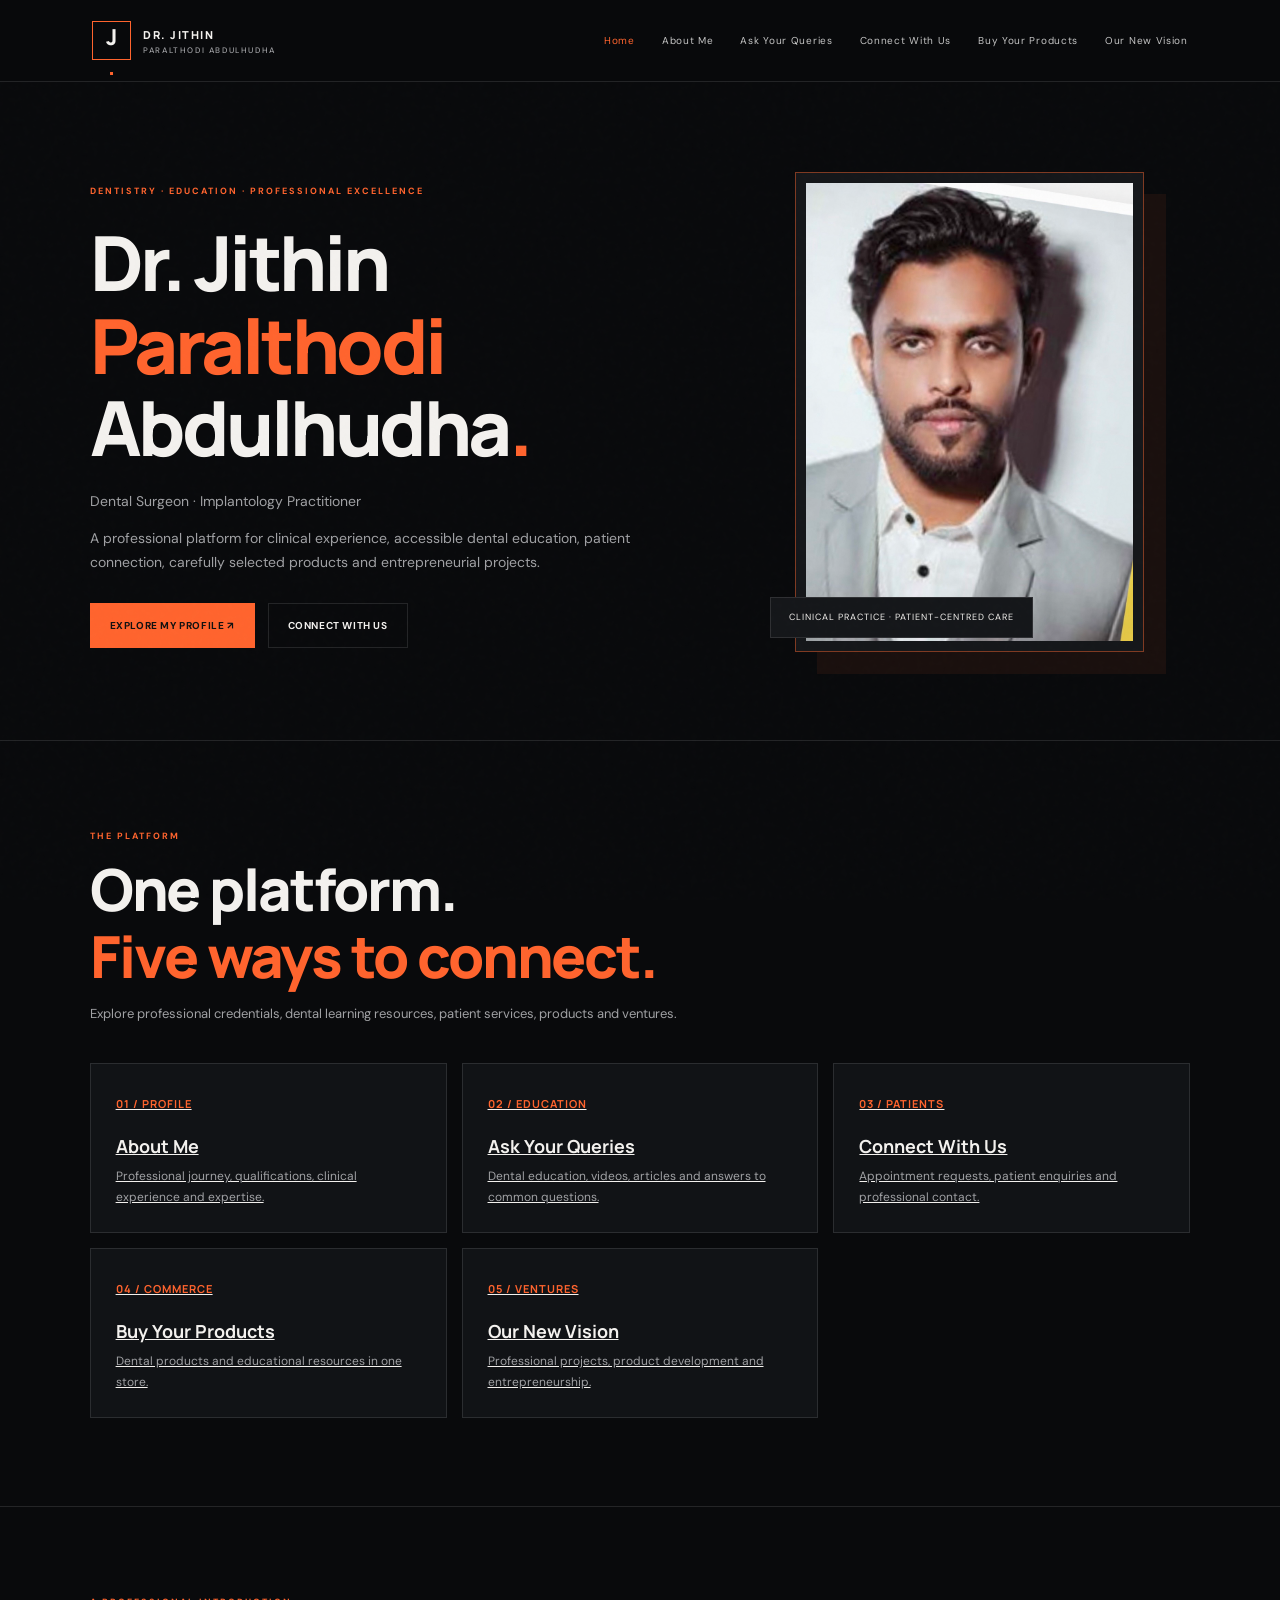
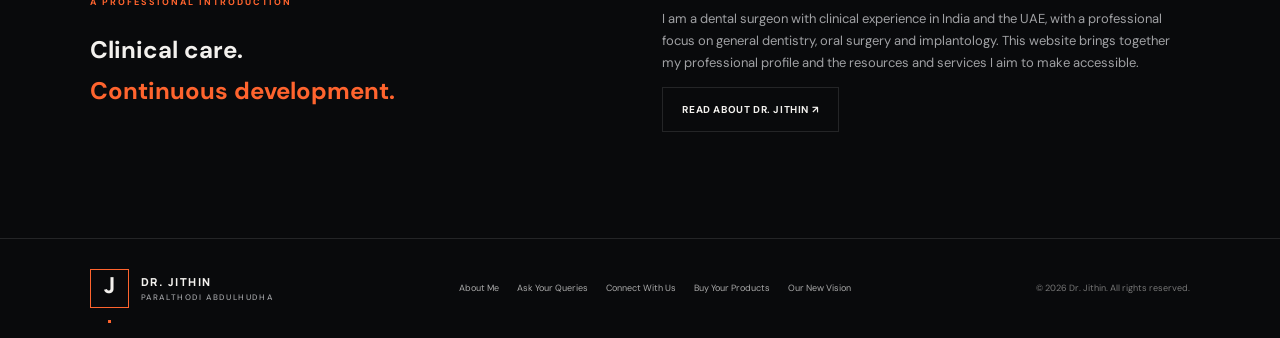
<file: index.html>
<!doctype html><html lang="en"><head><meta charset="utf-8"><meta name="viewport" content="width=device-width,initial-scale=1"><meta name="theme-color" content="#090a0c"><meta name="description" content="Professional profile, dental education, patient connection, products and ventures."><meta property="og:title" content="Home | Dr. Jithin"><meta property="og:description" content="Professional profile, dental education, patient connection, products and ventures."><title>Home | Dr. Jithin Paralthodi Abdulhudha</title><link rel="icon" href="assets/favicon.svg"><link rel="stylesheet" href="styles.css"></head><body><div class="noise"></div><header class="site-header"><a class="brand" href="index.html"><span class="brand-mark">J<span>.</span></span><span class="brand-name">DR. JITHIN<small>PARALTHODI ABDULHUDHA</small></span></a><button class="menu-toggle" aria-label="Toggle navigation" aria-expanded="false">☰</button><nav class="nav"><a href="index.html" class="active">Home</a><a href="about.html" class="">About Me</a><a href="queries.html" class="">Ask Your Queries</a><a href="connect.html" class="">Connect With Us</a><a href="store.html" class="">Buy Your Products</a><a href="vision.html" class="">Our New Vision</a></nav></header><main><section class="hero wrap"><div><div class="eyebrow">DENTISTRY · EDUCATION · PROFESSIONAL EXCELLENCE</div><h1>Dr. Jithin<br><span>Paralthodi</span><br>Abdulhudha<span>.</span></h1><p>Dental Surgeon · Implantology Practitioner</p><p>A professional platform for clinical experience, accessible dental education, patient connection, carefully selected products and entrepreneurial projects.</p><div class="actions"><a class="btn primary" href="about.html">EXPLORE MY PROFILE ↗</a><a class="btn" href="connect.html">CONNECT WITH US</a></div></div><div class="hero-media"><img src="assets/dr-jithin-portrait.jpg" alt="Dr. Jithin Paralthodi Abdulhudha"><div class="media-caption">CLINICAL PRACTICE · PATIENT-CENTRED CARE</div></div></section><section class="section"><div class="wrap"><div class="section-head"><div class="eyebrow">THE PLATFORM</div><h2>One platform.<br><span>Five ways to connect.</span></h2><p>Explore professional credentials, dental learning resources, patient services, products and ventures.</p></div><div class="grid"><a class="card" href="about.html"><span class="num">01 / PROFILE</span><h3>About Me</h3><p>Professional journey, qualifications, clinical experience and expertise.</p></a><a class="card" href="queries.html"><span class="num">02 / EDUCATION</span><h3>Ask Your Queries</h3><p>Dental education, videos, articles and answers to common questions.</p></a><a class="card" href="connect.html"><span class="num">03 / PATIENTS</span><h3>Connect With Us</h3><p>Appointment requests, patient enquiries and professional contact.</p></a><a class="card" href="store.html"><span class="num">04 / COMMERCE</span><h3>Buy Your Products</h3><p>Dental products and educational resources in one store.</p></a><a class="card" href="vision.html"><span class="num">05 / VENTURES</span><h3>Our New Vision</h3><p>Professional projects, product development and entrepreneurship.</p></a></div></div></section><section class="section"><div class="wrap two-col"><div><div class="eyebrow">A PROFESSIONAL INTRODUCTION</div><h2 class="section-head">Clinical care.<br><span style="color:var(--orange)">Continuous development.</span></h2></div><div><p class="muted">I am a dental surgeon with clinical experience in India and the UAE, with a professional focus on general dentistry, oral surgery and implantology. This website brings together my professional profile and the resources and services I aim to make accessible.</p><a class="btn" href="about.html">READ ABOUT DR. JITHIN ↗</a></div></div></section></main><footer class="footer"><a class="brand" href="index.html"><span class="brand-mark">J<span>.</span></span><span class="brand-name">DR. JITHIN<small>PARALTHODI ABDULHUDHA</small></span></a><div class="footer-links"><a href="about.html">About Me</a><a href="queries.html">Ask Your Queries</a><a href="connect.html">Connect With Us</a><a href="store.html">Buy Your Products</a><a href="vision.html">Our New Vision</a></div><p>© <span data-year></span> Dr. Jithin. All rights reserved.</p></footer><script src="script.js"></script></body></html>
</file>
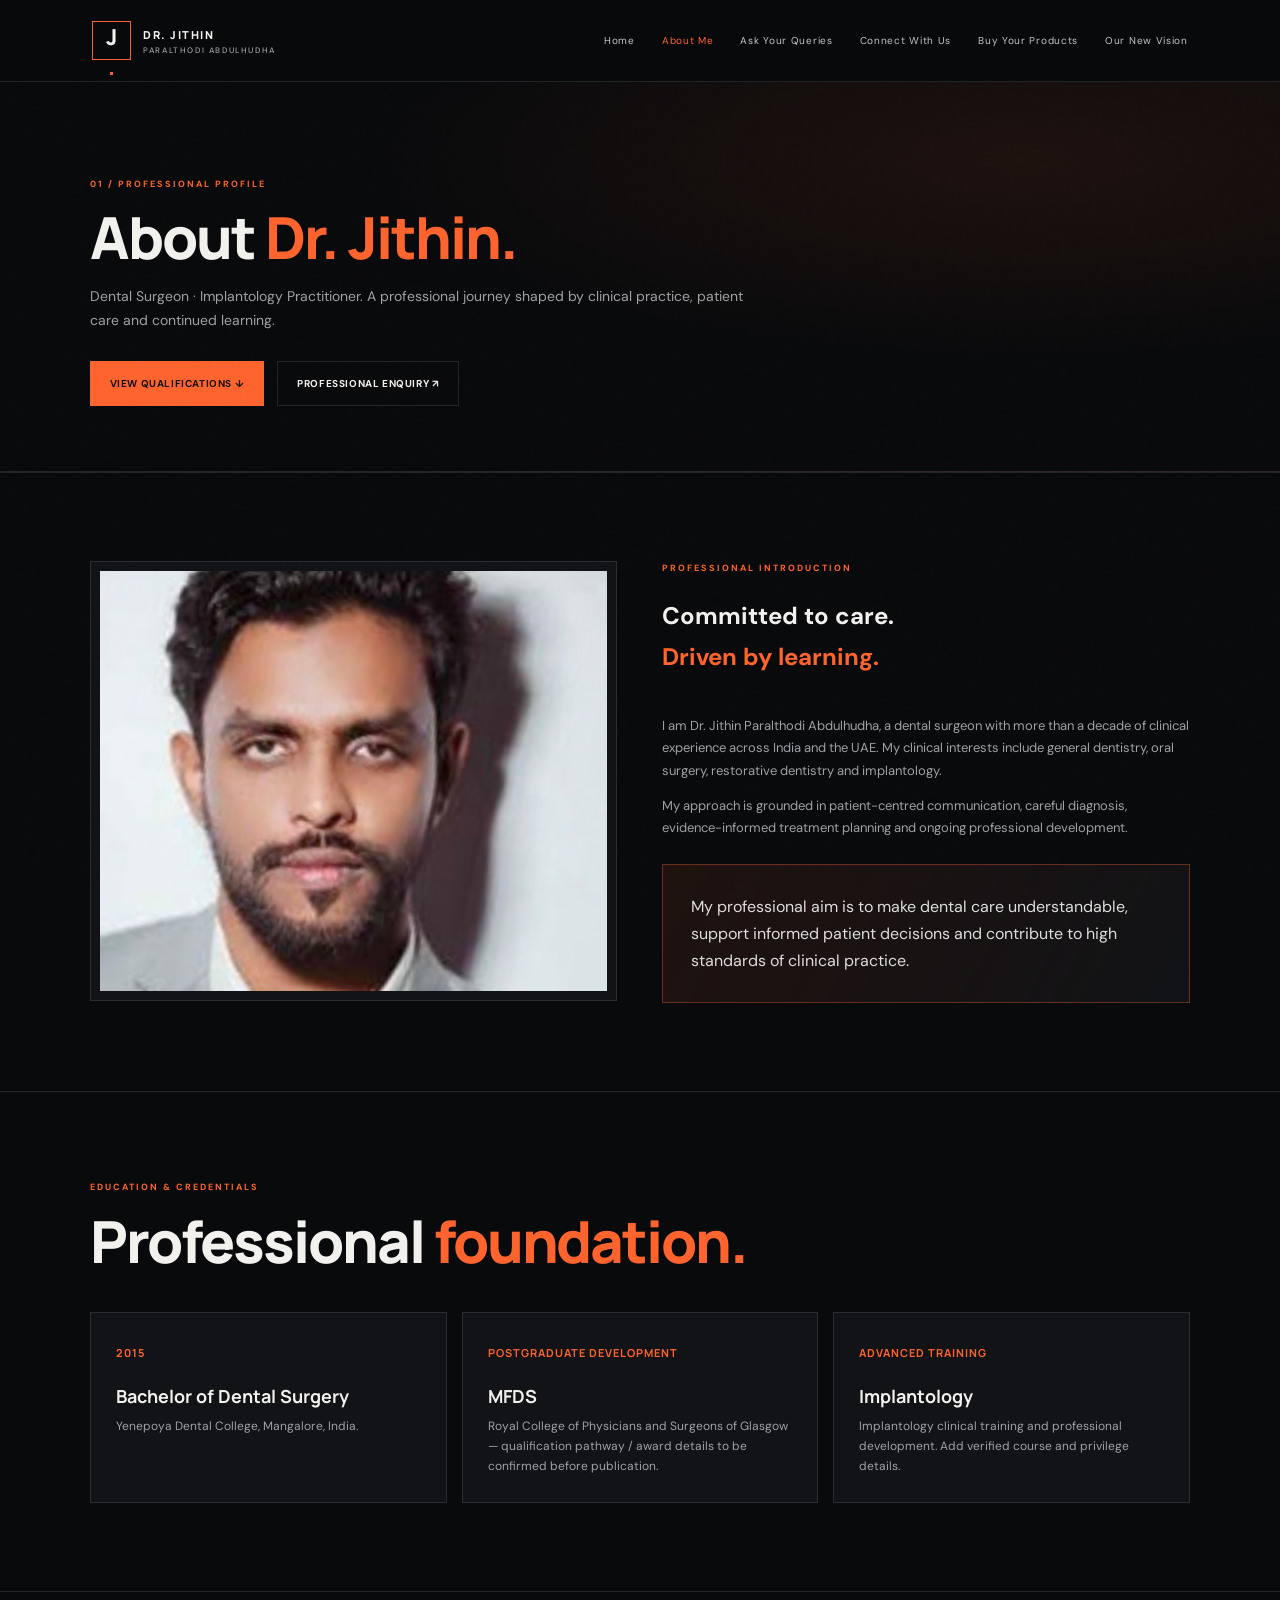
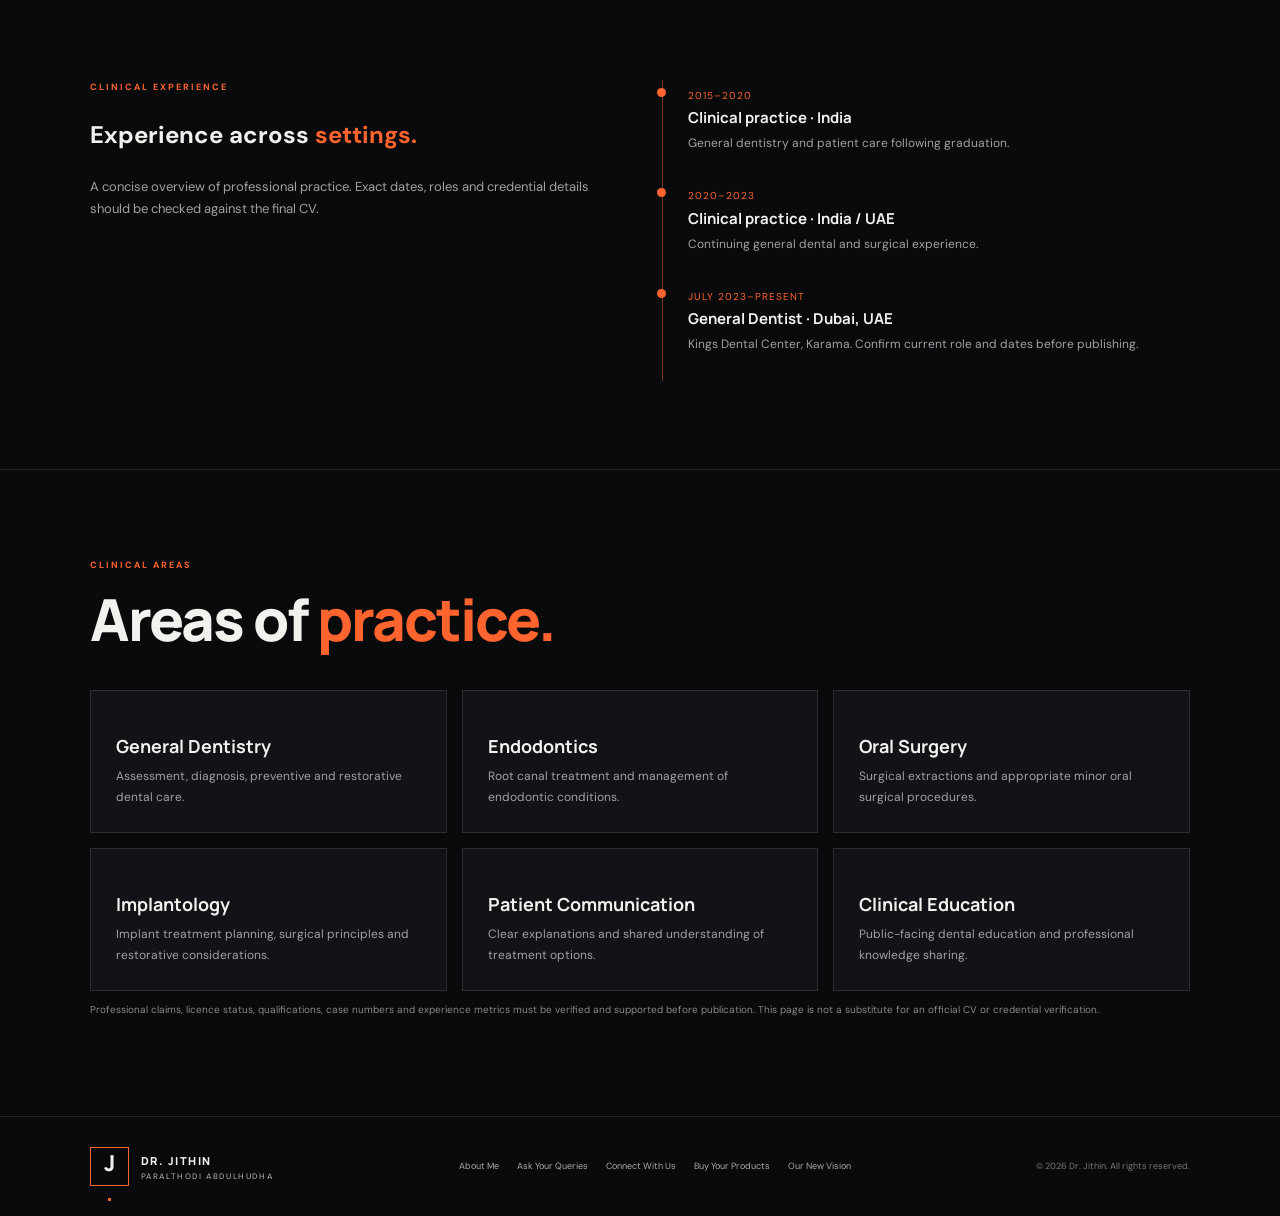
<file: about.html>
<!doctype html><html lang="en"><head><meta charset="utf-8"><meta name="viewport" content="width=device-width,initial-scale=1"><meta name="theme-color" content="#090a0c"><meta name="description" content="Professional biography, qualifications, clinical experience and areas of practice."><meta property="og:title" content="About Me | Dr. Jithin"><meta property="og:description" content="Professional biography, qualifications, clinical experience and areas of practice."><title>About Me | Dr. Jithin Paralthodi Abdulhudha</title><link rel="icon" href="assets/favicon.svg"><link rel="stylesheet" href="styles.css"></head><body><div class="noise"></div><header class="site-header"><a class="brand" href="index.html"><span class="brand-mark">J<span>.</span></span><span class="brand-name">DR. JITHIN<small>PARALTHODI ABDULHUDHA</small></span></a><button class="menu-toggle" aria-label="Toggle navigation" aria-expanded="false">☰</button><nav class="nav"><a href="index.html" class="">Home</a><a href="about.html" class="active">About Me</a><a href="queries.html" class="">Ask Your Queries</a><a href="connect.html" class="">Connect With Us</a><a href="store.html" class="">Buy Your Products</a><a href="vision.html" class="">Our New Vision</a></nav></header><main><section class="page-hero"><div class="wrap"><div class="eyebrow">01 / PROFESSIONAL PROFILE</div><h1>About <span>Dr. Jithin.</span></h1><p>Dental Surgeon · Implantology Practitioner. A professional journey shaped by clinical practice, patient care and continued learning.</p><div class="actions"><a class="btn primary" href="#credentials">VIEW QUALIFICATIONS ↓</a><a class="btn" href="connect.html">PROFESSIONAL ENQUIRY ↗</a></div></div></section><section class="section"><div class="wrap two-col"><img class="portrait-small" src="assets/dr-jithin-portrait.jpg" alt="Portrait of Dr. Jithin"><div><div class="eyebrow">PROFESSIONAL INTRODUCTION</div><h2 class="section-head">Committed to care.<br><span style="color:var(--orange)">Driven by learning.</span></h2><p class="muted">I am Dr. Jithin Paralthodi Abdulhudha, a dental surgeon with more than a decade of clinical experience across India and the UAE. My clinical interests include general dentistry, oral surgery, restorative dentistry and implantology.</p><p class="muted">My approach is grounded in patient-centred communication, careful diagnosis, evidence-informed treatment planning and ongoing professional development.</p><div class="callout"><p>My professional aim is to make dental care understandable, support informed patient decisions and contribute to high standards of clinical practice.</p></div></div></div></section><section class="section" id="credentials"><div class="wrap"><div class="section-head"><div class="eyebrow">EDUCATION & CREDENTIALS</div><h2>Professional <span>foundation.</span></h2></div><div class="grid"><article class="card"><span class="num">2015</span><h3>Bachelor of Dental Surgery</h3><p>Yenepoya Dental College, Mangalore, India.</p></article><article class="card"><span class="num">POSTGRADUATE DEVELOPMENT</span><h3>MFDS</h3><p>Royal College of Physicians and Surgeons of Glasgow — qualification pathway / award details to be confirmed before publication.</p></article><article class="card"><span class="num">ADVANCED TRAINING</span><h3>Implantology</h3><p>Implantology clinical training and professional development. Add verified course and privilege details.</p></article></div></div></section><section class="section"><div class="wrap two-col"><div><div class="eyebrow">CLINICAL EXPERIENCE</div><h2>Experience across <span style="color:var(--orange)">settings.</span></h2><p class="muted">A concise overview of professional practice. Exact dates, roles and credential details should be checked against the final CV.</p></div><div class="timeline"><div class="timeline-item"><small>2015–2020</small><strong>Clinical practice · India</strong><p>General dentistry and patient care following graduation.</p></div><div class="timeline-item"><small>2020–2023</small><strong>Clinical practice · India / UAE</strong><p>Continuing general dental and surgical experience.</p></div><div class="timeline-item"><small>JULY 2023–PRESENT</small><strong>General Dentist · Dubai, UAE</strong><p>Kings Dental Center, Karama. Confirm current role and dates before publishing.</p></div></div></div></section><section class="section"><div class="wrap"><div class="section-head"><div class="eyebrow">CLINICAL AREAS</div><h2>Areas of <span>practice.</span></h2></div><div class="grid"><article class="card"><h3>General Dentistry</h3><p>Assessment, diagnosis, preventive and restorative dental care.</p></article><article class="card"><h3>Endodontics</h3><p>Root canal treatment and management of endodontic conditions.</p></article><article class="card"><h3>Oral Surgery</h3><p>Surgical extractions and appropriate minor oral surgical procedures.</p></article><article class="card"><h3>Implantology</h3><p>Implant treatment planning, surgical principles and restorative considerations.</p></article><article class="card"><h3>Patient Communication</h3><p>Clear explanations and shared understanding of treatment options.</p></article><article class="card"><h3>Clinical Education</h3><p>Public-facing dental education and professional knowledge sharing.</p></article></div><p class="notice">Professional claims, licence status, qualifications, case numbers and experience metrics must be verified and supported before publication. This page is not a substitute for an official CV or credential verification.</p></div></section></main><footer class="footer"><a class="brand" href="index.html"><span class="brand-mark">J<span>.</span></span><span class="brand-name">DR. JITHIN<small>PARALTHODI ABDULHUDHA</small></span></a><div class="footer-links"><a href="about.html">About Me</a><a href="queries.html">Ask Your Queries</a><a href="connect.html">Connect With Us</a><a href="store.html">Buy Your Products</a><a href="vision.html">Our New Vision</a></div><p>© <span data-year></span> Dr. Jithin. All rights reserved.</p></footer><script src="script.js"></script></body></html>
</file>
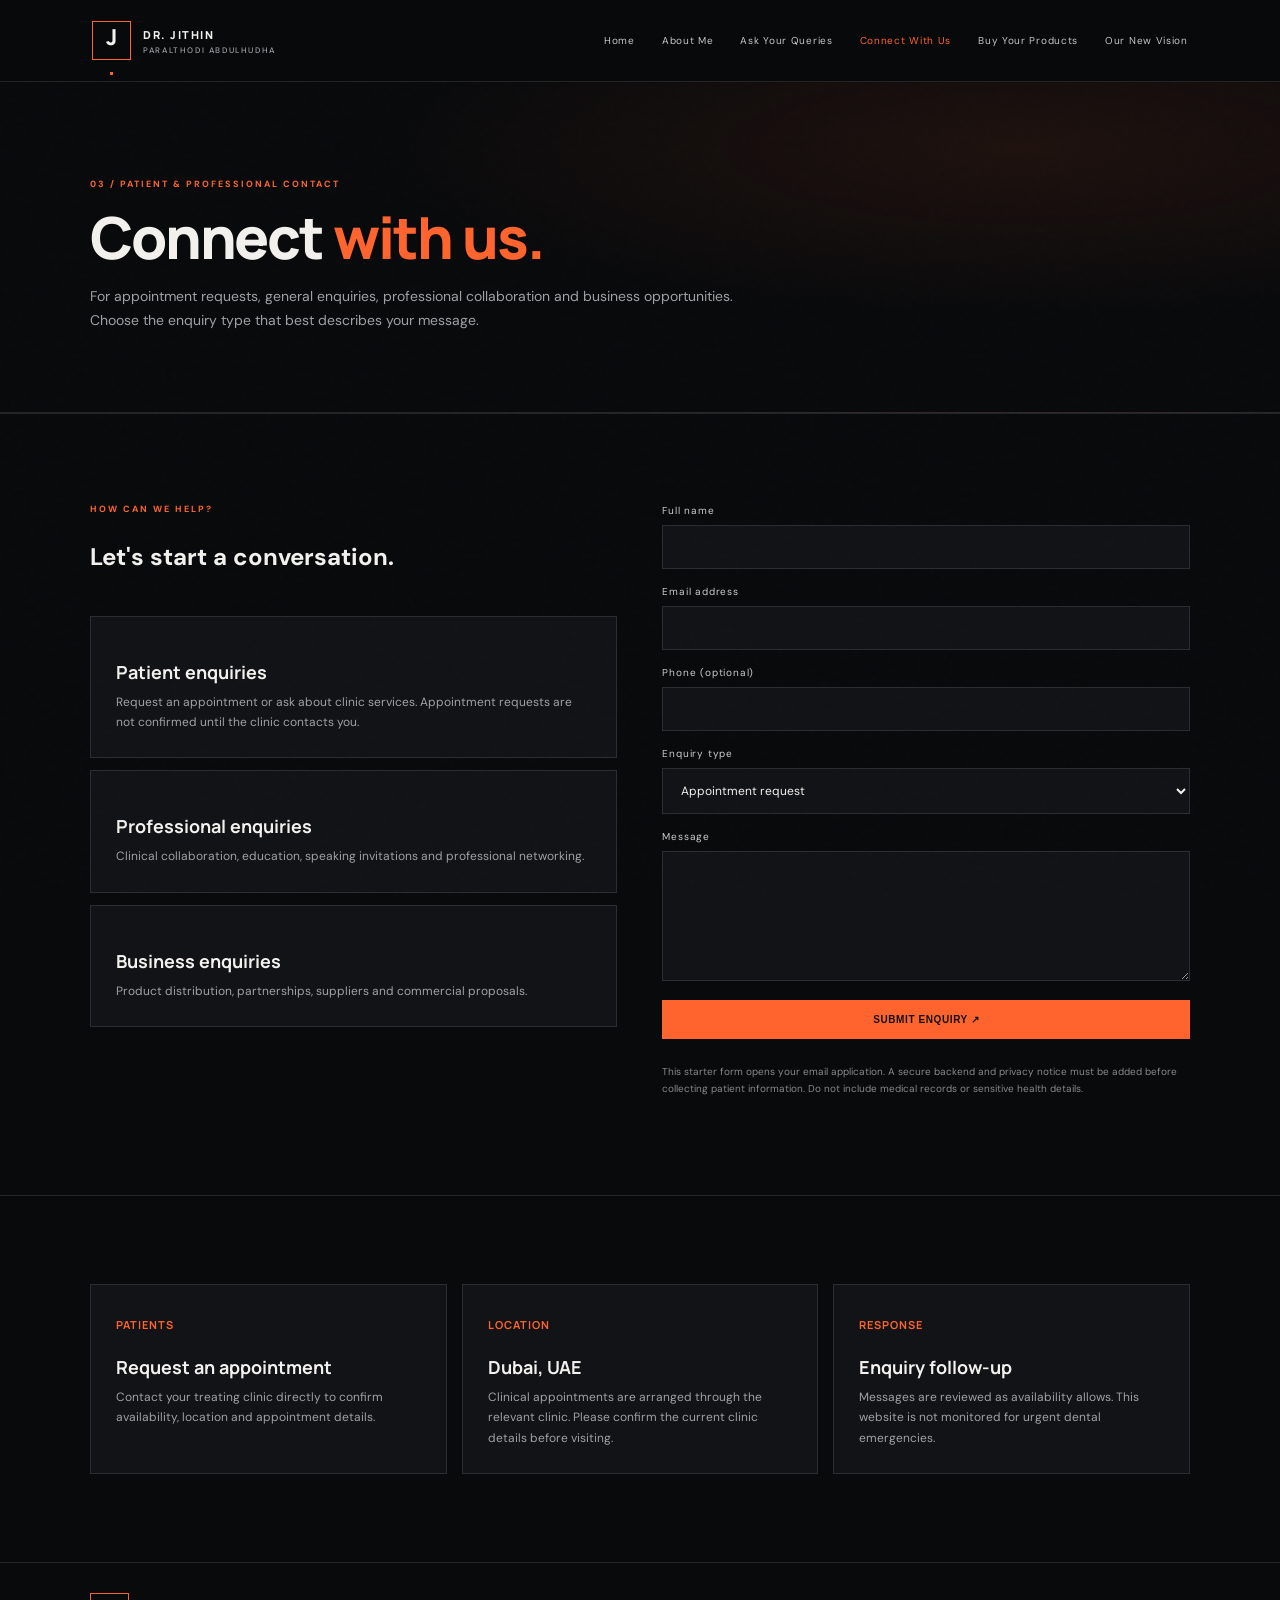
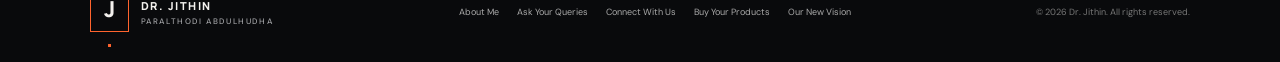
<file: connect.html>
<!doctype html><html lang="en"><head><meta charset="utf-8"><meta name="viewport" content="width=device-width,initial-scale=1"><meta name="theme-color" content="#090a0c"><meta name="description" content="Patient appointment requests, professional collaborations and business enquiries."><meta property="og:title" content="Connect With Us | Dr. Jithin"><meta property="og:description" content="Patient appointment requests, professional collaborations and business enquiries."><title>Connect With Us | Dr. Jithin Paralthodi Abdulhudha</title><link rel="icon" href="assets/favicon.svg"><link rel="stylesheet" href="styles.css"></head><body><div class="noise"></div><header class="site-header"><a class="brand" href="index.html"><span class="brand-mark">J<span>.</span></span><span class="brand-name">DR. JITHIN<small>PARALTHODI ABDULHUDHA</small></span></a><button class="menu-toggle" aria-label="Toggle navigation" aria-expanded="false">☰</button><nav class="nav"><a href="index.html" class="">Home</a><a href="about.html" class="">About Me</a><a href="queries.html" class="">Ask Your Queries</a><a href="connect.html" class="active">Connect With Us</a><a href="store.html" class="">Buy Your Products</a><a href="vision.html" class="">Our New Vision</a></nav></header><main><section class="page-hero"><div class="wrap"><div class="eyebrow">03 / PATIENT & PROFESSIONAL CONTACT</div><h1>Connect <span>with us.</span></h1><p>For appointment requests, general enquiries, professional collaboration and business opportunities. Choose the enquiry type that best describes your message.</p></div></section><section class="section"><div class="wrap two-col"><div><div class="eyebrow">HOW CAN WE HELP?</div><h2 class="section-head">Let's start a <span>conversation.</span></h2><div class="card"><h3>Patient enquiries</h3><p>Request an appointment or ask about clinic services. Appointment requests are not confirmed until the clinic contacts you.</p></div><div class="card" style="margin-top:12px"><h3>Professional enquiries</h3><p>Clinical collaboration, education, speaking invitations and professional networking.</p></div><div class="card" style="margin-top:12px"><h3>Business enquiries</h3><p>Product distribution, partnerships, suppliers and commercial proposals.</p></div></div><form class="form" data-mail-form data-email="ADD-YOUR-EMAIL@example.com"><label>Full name<input name="name" required></label><label>Email address<input name="email" type="email" required></label><label>Phone (optional)<input name="phone" type="tel"></label><label>Enquiry type<select name="subject"><option>Appointment request</option><option>Patient / treatment enquiry</option><option>Professional collaboration</option><option>Business / product enquiry</option><option>Other</option></select></label><label>Message<textarea name="message" required></textarea></label><button class="btn primary" type="submit">SUBMIT ENQUIRY ↗</button><p class="notice">This starter form opens your email application. A secure backend and privacy notice must be added before collecting patient information. Do not include medical records or sensitive health details.</p></form></div></section><section class="section"><div class="wrap grid"><article class="card"><span class="num">PATIENTS</span><h3>Request an appointment</h3><p>Contact your treating clinic directly to confirm availability, location and appointment details.</p></article><article class="card"><span class="num">LOCATION</span><h3>Dubai, UAE</h3><p>Clinical appointments are arranged through the relevant clinic. Please confirm the current clinic details before visiting.</p></article><article class="card"><span class="num">RESPONSE</span><h3>Enquiry follow-up</h3><p>Messages are reviewed as availability allows. This website is not monitored for urgent dental emergencies.</p></article></div></section></main><footer class="footer"><a class="brand" href="index.html"><span class="brand-mark">J<span>.</span></span><span class="brand-name">DR. JITHIN<small>PARALTHODI ABDULHUDHA</small></span></a><div class="footer-links"><a href="about.html">About Me</a><a href="queries.html">Ask Your Queries</a><a href="connect.html">Connect With Us</a><a href="store.html">Buy Your Products</a><a href="vision.html">Our New Vision</a></div><p>© <span data-year></span> Dr. Jithin. All rights reserved.</p></footer><script src="script.js"></script></body></html>
</file>
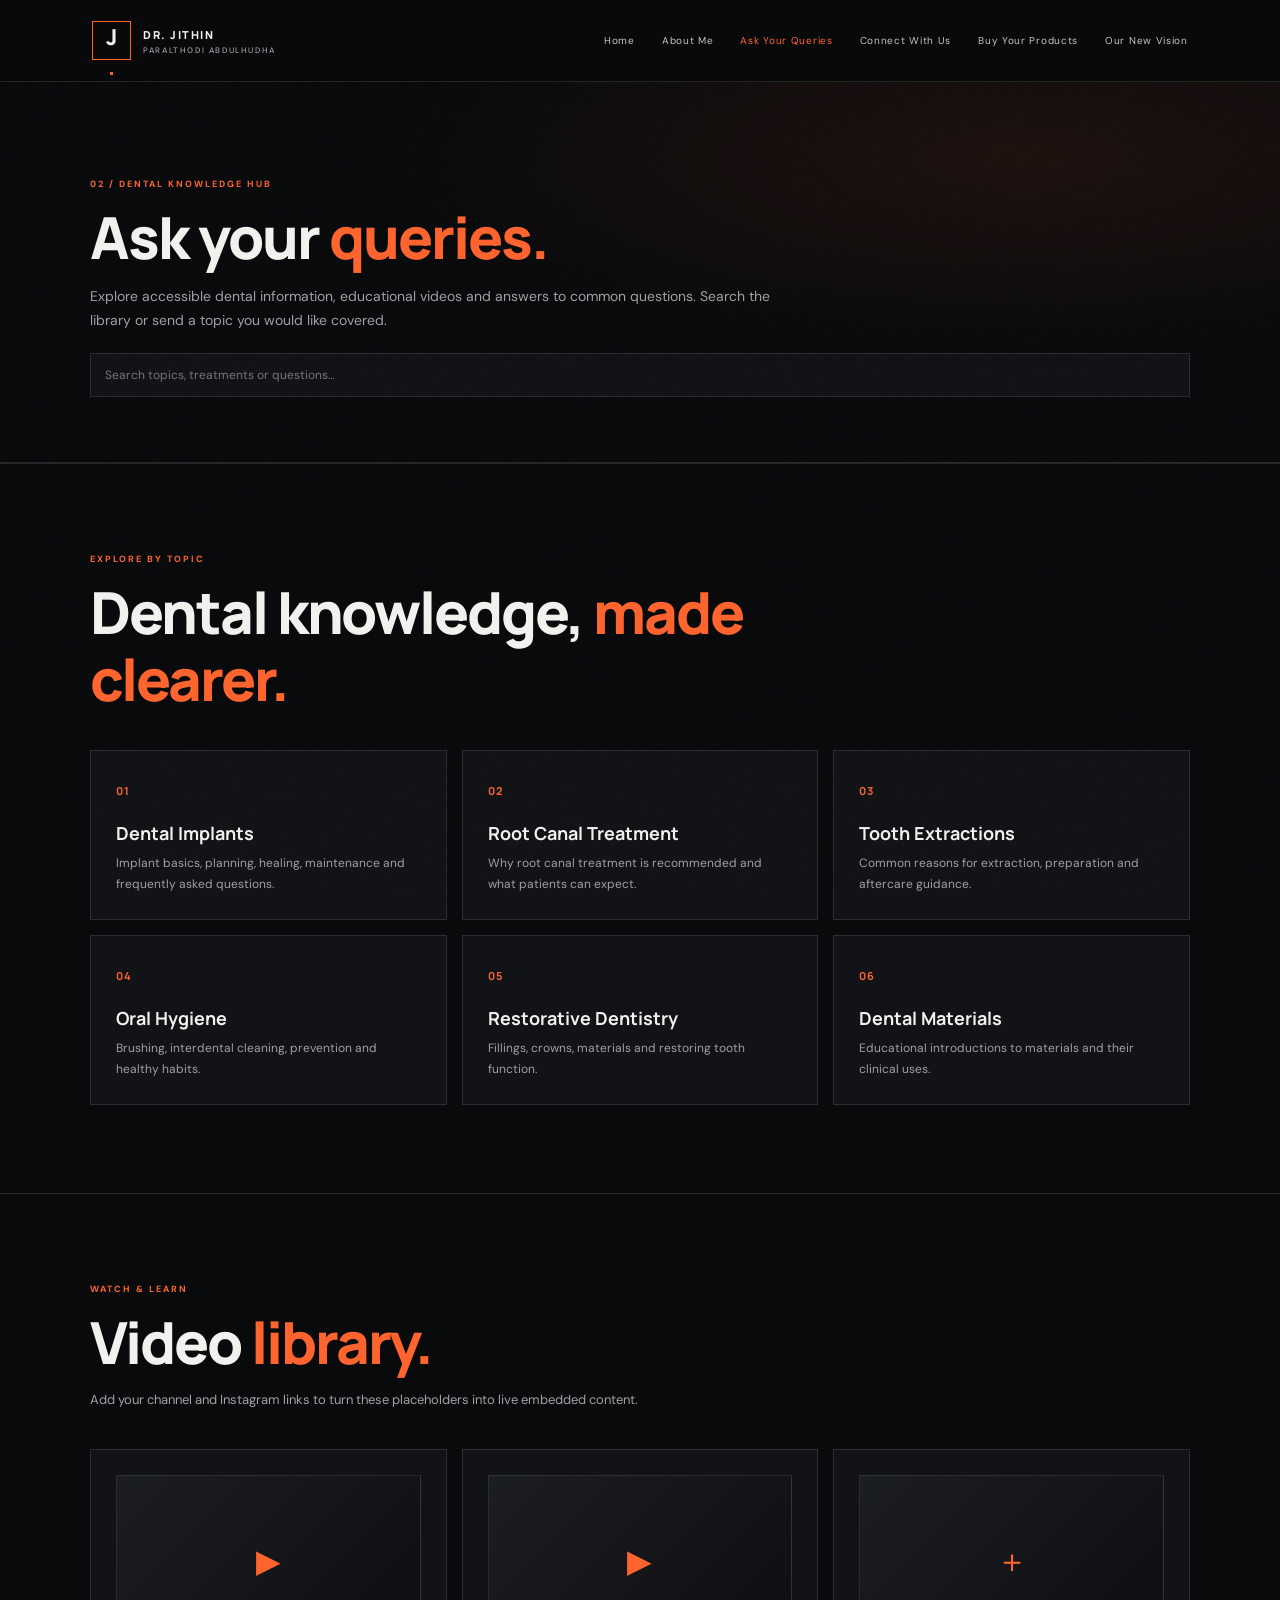
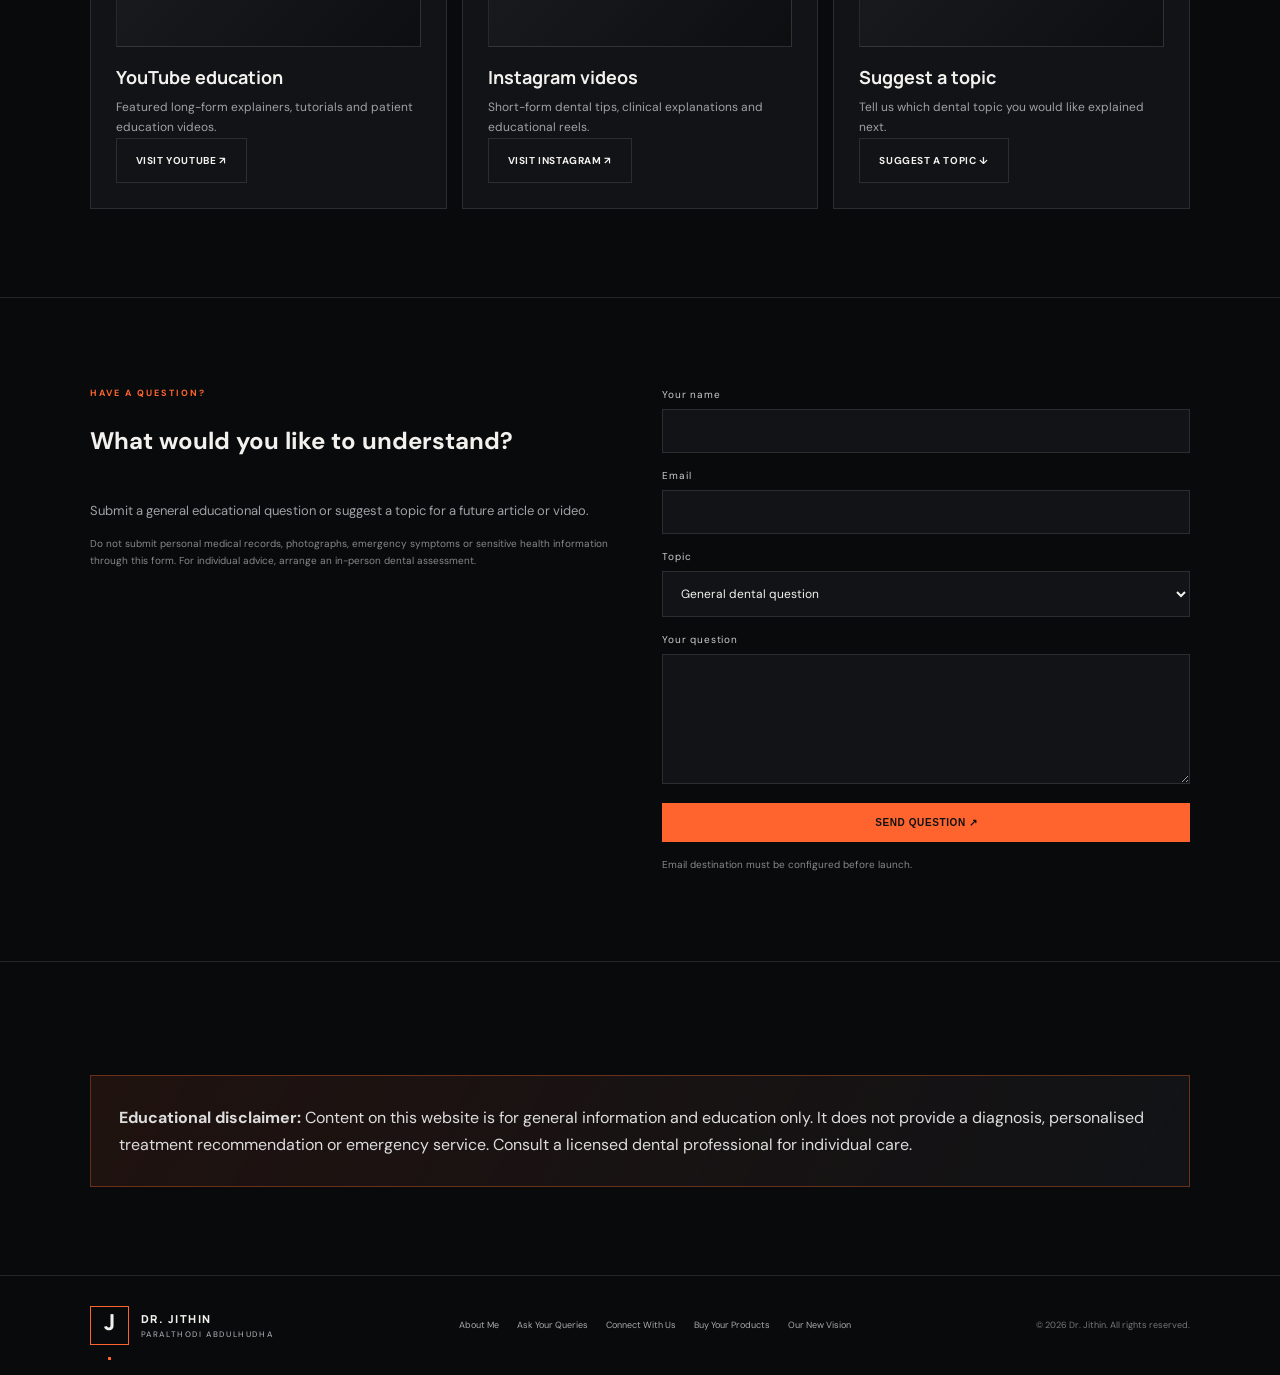
<file: queries.html>
<!doctype html><html lang="en"><head><meta charset="utf-8"><meta name="viewport" content="width=device-width,initial-scale=1"><meta name="theme-color" content="#090a0c"><meta name="description" content="Dental education, searchable topics, videos and general dental questions."><meta property="og:title" content="Ask Your Queries | Dr. Jithin"><meta property="og:description" content="Dental education, searchable topics, videos and general dental questions."><title>Ask Your Queries | Dr. Jithin Paralthodi Abdulhudha</title><link rel="icon" href="assets/favicon.svg"><link rel="stylesheet" href="styles.css"></head><body><div class="noise"></div><header class="site-header"><a class="brand" href="index.html"><span class="brand-mark">J<span>.</span></span><span class="brand-name">DR. JITHIN<small>PARALTHODI ABDULHUDHA</small></span></a><button class="menu-toggle" aria-label="Toggle navigation" aria-expanded="false">☰</button><nav class="nav"><a href="index.html" class="">Home</a><a href="about.html" class="">About Me</a><a href="queries.html" class="active">Ask Your Queries</a><a href="connect.html" class="">Connect With Us</a><a href="store.html" class="">Buy Your Products</a><a href="vision.html" class="">Our New Vision</a></nav></header><main><section class="page-hero"><div class="wrap"><div class="eyebrow">02 / DENTAL KNOWLEDGE HUB</div><h1>Ask your <span>queries.</span></h1><p>Explore accessible dental information, educational videos and answers to common questions. Search the library or send a topic you would like covered.</p><input class="search" data-filter placeholder="Search topics, treatments or questions…" aria-label="Search educational content"></div></section><section class="section"><div class="wrap"><div class="section-head"><div class="eyebrow">EXPLORE BY TOPIC</div><h2>Dental knowledge, <span>made clearer.</span></h2></div><div class="grid"><article class="card" data-search-item><span class="num">01</span><h3>Dental Implants</h3><p>Implant basics, planning, healing, maintenance and frequently asked questions.</p></article><article class="card" data-search-item><span class="num">02</span><h3>Root Canal Treatment</h3><p>Why root canal treatment is recommended and what patients can expect.</p></article><article class="card" data-search-item><span class="num">03</span><h3>Tooth Extractions</h3><p>Common reasons for extraction, preparation and aftercare guidance.</p></article><article class="card" data-search-item><span class="num">04</span><h3>Oral Hygiene</h3><p>Brushing, interdental cleaning, prevention and healthy habits.</p></article><article class="card" data-search-item><span class="num">05</span><h3>Restorative Dentistry</h3><p>Fillings, crowns, materials and restoring tooth function.</p></article><article class="card" data-search-item><span class="num">06</span><h3>Dental Materials</h3><p>Educational introductions to materials and their clinical uses.</p></article></div></div></section><section class="section"><div class="wrap"><div class="section-head"><div class="eyebrow">WATCH & LEARN</div><h2>Video <span>library.</span></h2><p>Add your channel and Instagram links to turn these placeholders into live embedded content.</p></div><div class="grid"><article class="card"><div class="video-placeholder">▶</div><h3>YouTube education</h3><p>Featured long-form explainers, tutorials and patient education videos.</p><a class="btn" href="https://www.youtube.com/" target="_blank" rel="noopener">VISIT YOUTUBE ↗</a></article><article class="card"><div class="video-placeholder">▶</div><h3>Instagram videos</h3><p>Short-form dental tips, clinical explanations and educational reels.</p><a class="btn" href="https://www.instagram.com/" target="_blank" rel="noopener">VISIT INSTAGRAM ↗</a></article><article class="card"><div class="video-placeholder">＋</div><h3>Suggest a topic</h3><p>Tell us which dental topic you would like explained next.</p><a class="btn" href="#ask">SUGGEST A TOPIC ↓</a></article></div></div></section><section class="section" id="ask"><div class="wrap two-col"><div><div class="eyebrow">HAVE A QUESTION?</div><h2 class="section-head">What would you like to <span>understand?</span></h2><p class="muted">Submit a general educational question or suggest a topic for a future article or video.</p><p class="notice">Do not submit personal medical records, photographs, emergency symptoms or sensitive health information through this form. For individual advice, arrange an in-person dental assessment.</p></div><form class="form" data-mail-form data-email="ADD-YOUR-EMAIL@example.com"><label>Your name<input name="name" required></label><label>Email<input name="email" type="email" required></label><label>Topic<select name="subject"><option>General dental question</option><option>Dental implants</option><option>Root canal treatment</option><option>Oral surgery</option><option>Oral hygiene</option><option>Suggest an educational video</option></select></label><label>Your question<textarea name="question" required></textarea></label><button class="btn primary" type="submit">SEND QUESTION ↗</button><span class="notice">Email destination must be configured before launch.</span></form></div></section><section class="section"><div class="wrap"><div class="callout"><p><strong>Educational disclaimer:</strong> Content on this website is for general information and education only. It does not provide a diagnosis, personalised treatment recommendation or emergency service. Consult a licensed dental professional for individual care.</p></div></div></section></main><footer class="footer"><a class="brand" href="index.html"><span class="brand-mark">J<span>.</span></span><span class="brand-name">DR. JITHIN<small>PARALTHODI ABDULHUDHA</small></span></a><div class="footer-links"><a href="about.html">About Me</a><a href="queries.html">Ask Your Queries</a><a href="connect.html">Connect With Us</a><a href="store.html">Buy Your Products</a><a href="vision.html">Our New Vision</a></div><p>© <span data-year></span> Dr. Jithin. All rights reserved.</p></footer><script src="script.js"></script></body></html>
</file>
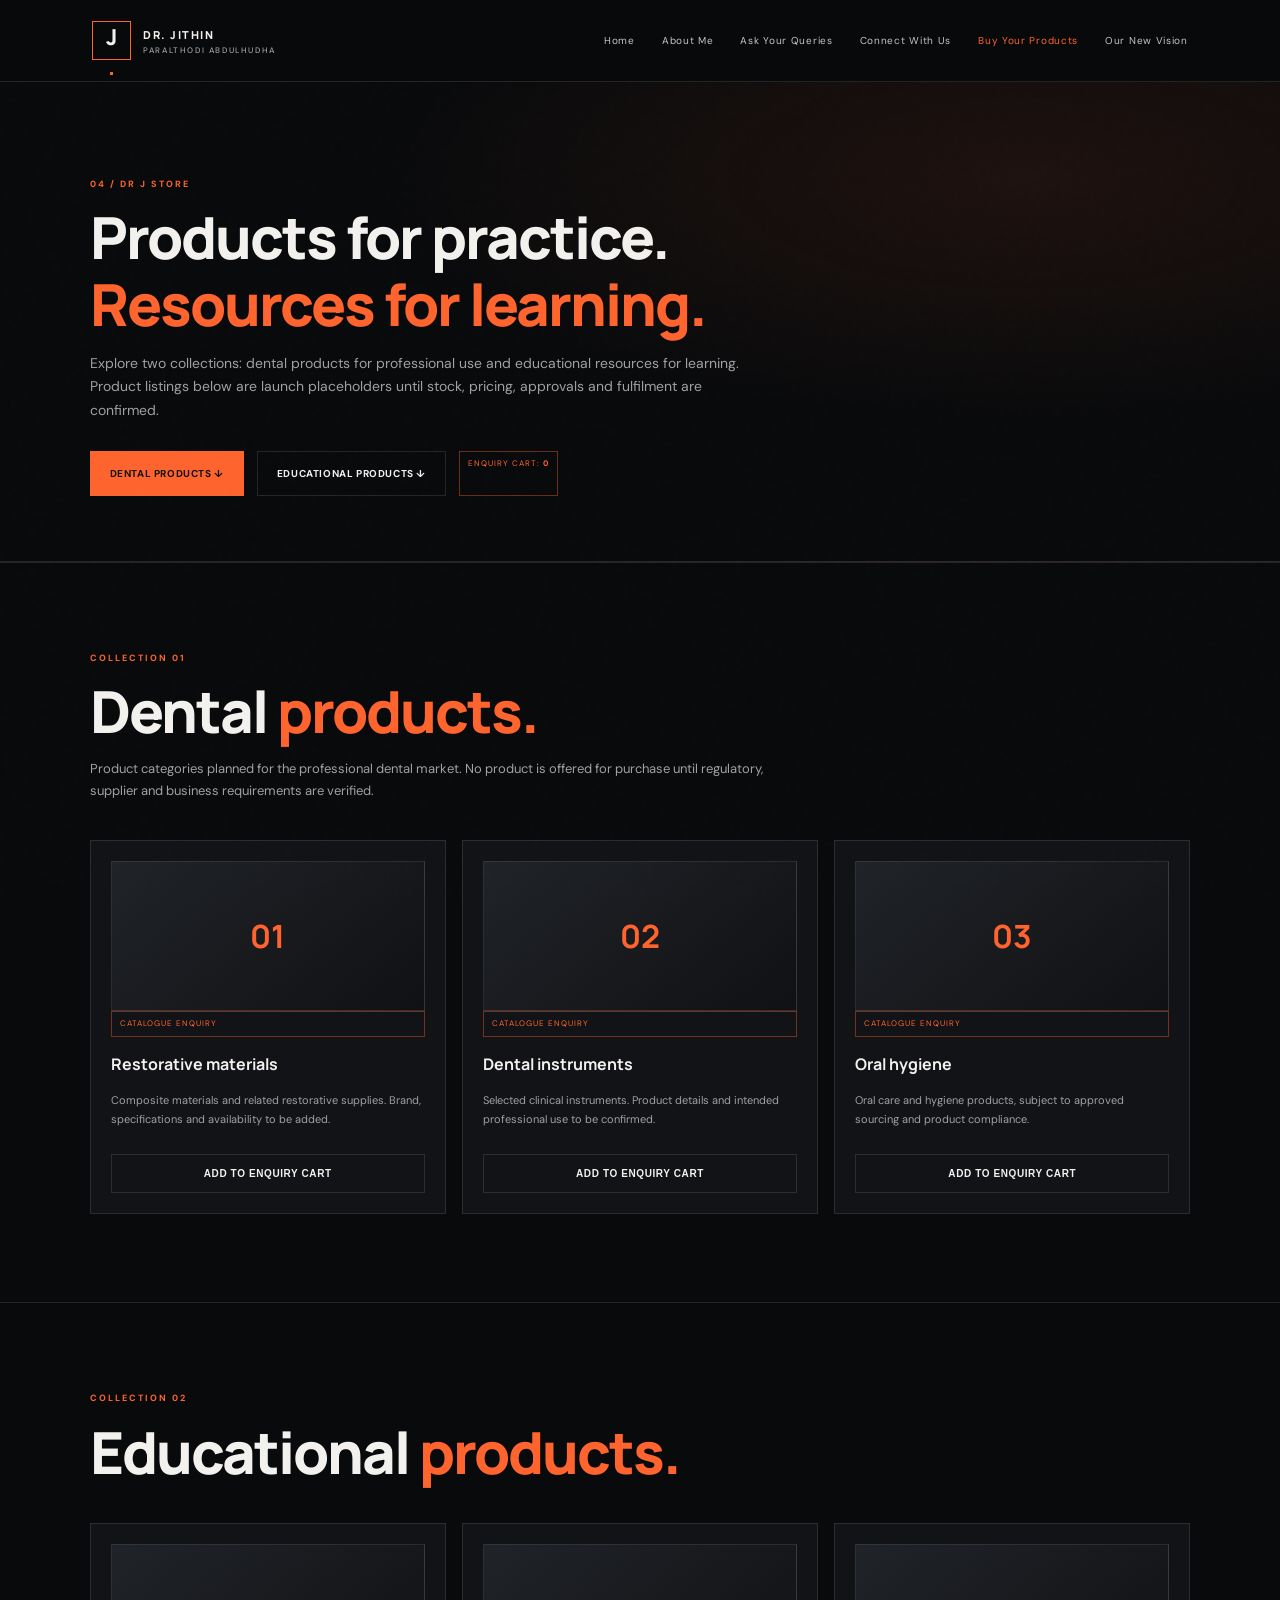
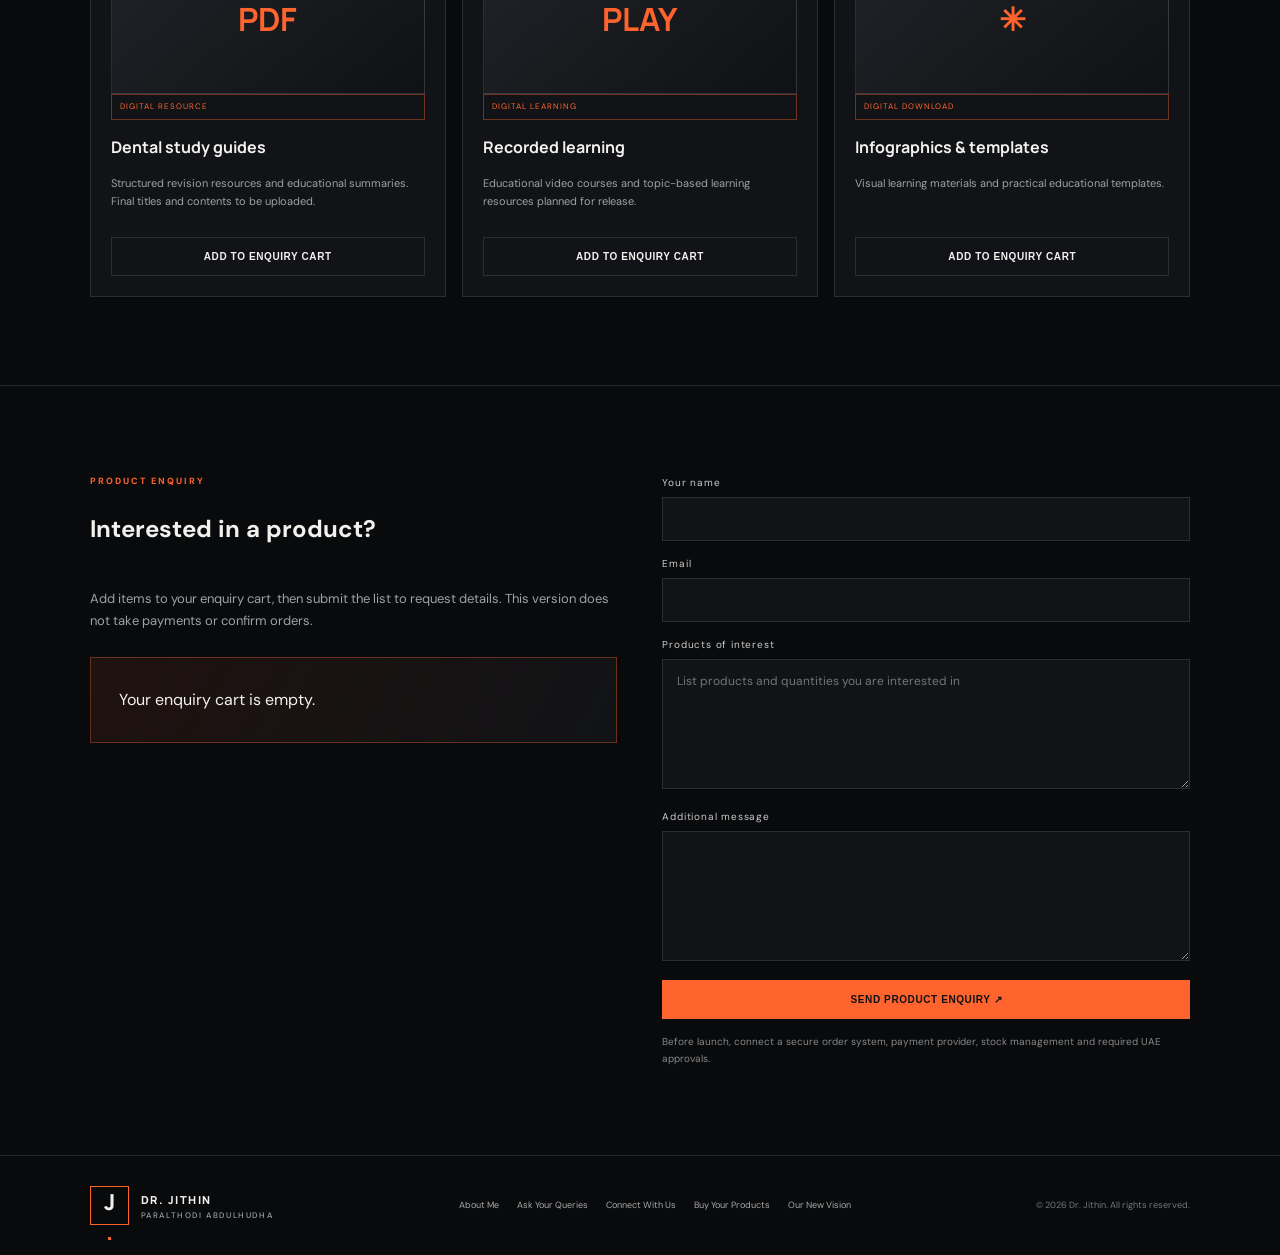
<file: store.html>
<!doctype html><html lang="en"><head><meta charset="utf-8"><meta name="viewport" content="width=device-width,initial-scale=1"><meta name="theme-color" content="#090a0c"><meta name="description" content="Dental product and educational resource catalogue with enquiry cart."><meta property="og:title" content="Buy Your Products | Dr. Jithin"><meta property="og:description" content="Dental product and educational resource catalogue with enquiry cart."><title>Buy Your Products | Dr. Jithin Paralthodi Abdulhudha</title><link rel="icon" href="assets/favicon.svg"><link rel="stylesheet" href="styles.css"></head><body><div class="noise"></div><header class="site-header"><a class="brand" href="index.html"><span class="brand-mark">J<span>.</span></span><span class="brand-name">DR. JITHIN<small>PARALTHODI ABDULHUDHA</small></span></a><button class="menu-toggle" aria-label="Toggle navigation" aria-expanded="false">☰</button><nav class="nav"><a href="index.html" class="">Home</a><a href="about.html" class="">About Me</a><a href="queries.html" class="">Ask Your Queries</a><a href="connect.html" class="">Connect With Us</a><a href="store.html" class="active">Buy Your Products</a><a href="vision.html" class="">Our New Vision</a></nav></header><main><section class="page-hero"><div class="wrap"><div class="eyebrow">04 / DR J STORE</div><h1>Products for practice.<br><span>Resources for learning.</span></h1><p>Explore two collections: dental products for professional use and educational resources for learning. Product listings below are launch placeholders until stock, pricing, approvals and fulfilment are confirmed.</p><div class="actions"><a class="btn primary" href="#dental">DENTAL PRODUCTS ↓</a><a class="btn" href="#education">EDUCATIONAL PRODUCTS ↓</a><span class="pill">ENQUIRY CART: <b data-cart-count>0</b></span></div></div></section><section class="section" id="dental"><div class="wrap"><div class="section-head"><div class="eyebrow">COLLECTION 01</div><h2>Dental <span>products.</span></h2><p>Product categories planned for the professional dental market. No product is offered for purchase until regulatory, supplier and business requirements are verified.</p></div><div class="product-grid"><article class="product"><div class="product-art">01</div><span class="pill">CATALOGUE ENQUIRY</span><h3>Restorative materials</h3><p>Composite materials and related restorative supplies. Brand, specifications and availability to be added.</p><button class="btn" data-add-cart data-id="restorative" data-name="Restorative materials">ADD TO ENQUIRY CART</button></article><article class="product"><div class="product-art">02</div><span class="pill">CATALOGUE ENQUIRY</span><h3>Dental instruments</h3><p>Selected clinical instruments. Product details and intended professional use to be confirmed.</p><button class="btn" data-add-cart data-id="instruments" data-name="Dental instruments">ADD TO ENQUIRY CART</button></article><article class="product"><div class="product-art">03</div><span class="pill">CATALOGUE ENQUIRY</span><h3>Oral hygiene</h3><p>Oral care and hygiene products, subject to approved sourcing and product compliance.</p><button class="btn" data-add-cart data-id="oralcare" data-name="Oral hygiene products">ADD TO ENQUIRY CART</button></article></div></div></section><section class="section" id="education"><div class="wrap"><div class="section-head"><div class="eyebrow">COLLECTION 02</div><h2>Educational <span>products.</span></h2></div><div class="product-grid"><article class="product"><div class="product-art">PDF</div><span class="pill">DIGITAL RESOURCE</span><h3>Dental study guides</h3><p>Structured revision resources and educational summaries. Final titles and contents to be uploaded.</p><button class="btn" data-add-cart data-id="study-guides" data-name="Dental study guides">ADD TO ENQUIRY CART</button></article><article class="product"><div class="product-art">PLAY</div><span class="pill">DIGITAL LEARNING</span><h3>Recorded learning</h3><p>Educational video courses and topic-based learning resources planned for release.</p><button class="btn" data-add-cart data-id="courses" data-name="Recorded learning">ADD TO ENQUIRY CART</button></article><article class="product"><div class="product-art">✳</div><span class="pill">DIGITAL DOWNLOAD</span><h3>Infographics & templates</h3><p>Visual learning materials and practical educational templates.</p><button class="btn" data-add-cart data-id="infographics" data-name="Infographics and templates">ADD TO ENQUIRY CART</button></article></div></div></section><section class="section"><div class="wrap two-col"><div><div class="eyebrow">PRODUCT ENQUIRY</div><h2 class="section-head">Interested in a <span>product?</span></h2><p class="muted">Add items to your enquiry cart, then submit the list to request details. This version does not take payments or confirm orders.</p><div class="callout" data-cart-list>Your enquiry cart is empty.</div></div><form class="form" data-mail-form data-email="ADD-YOUR-EMAIL@example.com"><label>Your name<input name="name" required></label><label>Email<input name="email" type="email" required></label><label>Products of interest<textarea name="products" placeholder="List products and quantities you are interested in"></textarea></label><label>Additional message<textarea name="message"></textarea></label><button class="btn primary" type="submit">SEND PRODUCT ENQUIRY ↗</button><span class="notice">Before launch, connect a secure order system, payment provider, stock management and required UAE approvals.</span></form></div></section></main><footer class="footer"><a class="brand" href="index.html"><span class="brand-mark">J<span>.</span></span><span class="brand-name">DR. JITHIN<small>PARALTHODI ABDULHUDHA</small></span></a><div class="footer-links"><a href="about.html">About Me</a><a href="queries.html">Ask Your Queries</a><a href="connect.html">Connect With Us</a><a href="store.html">Buy Your Products</a><a href="vision.html">Our New Vision</a></div><p>© <span data-year></span> Dr. Jithin. All rights reserved.</p></footer><script src="script.js"></script></body></html>
</file>
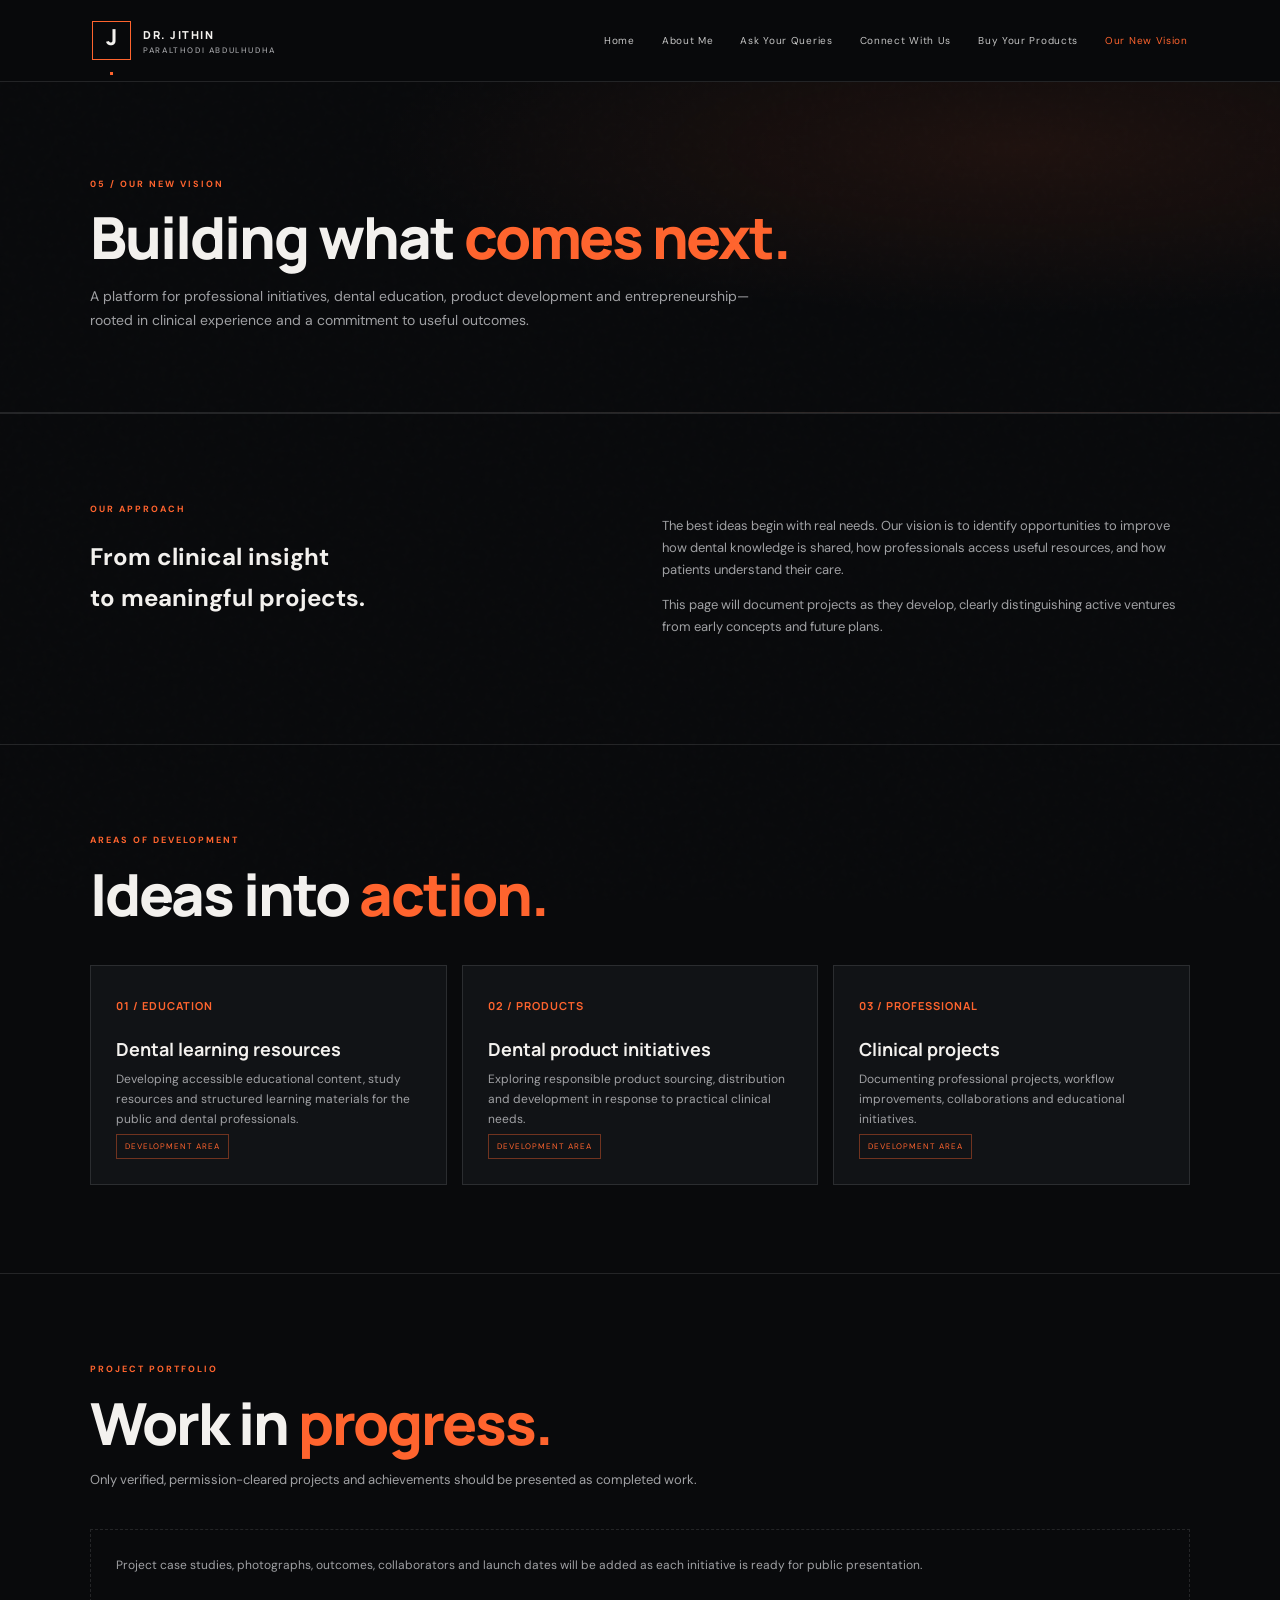
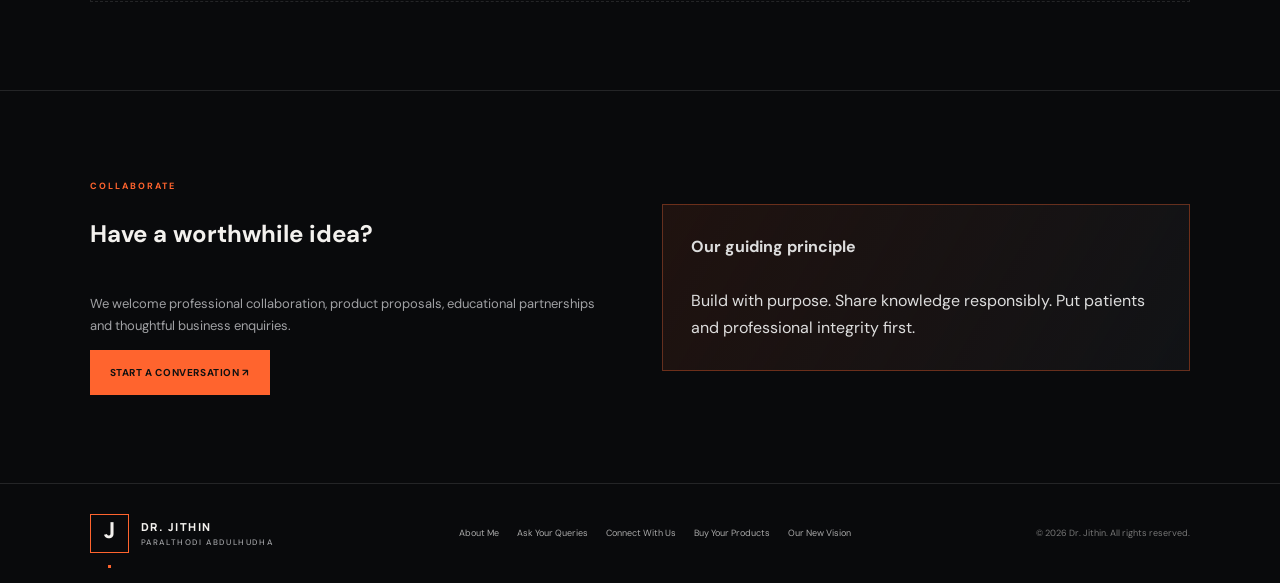
<file: vision.html>
<!doctype html><html lang="en"><head><meta charset="utf-8"><meta name="viewport" content="width=device-width,initial-scale=1"><meta name="theme-color" content="#090a0c"><meta name="description" content="Professional initiatives, dental education, product development and entrepreneurship."><meta property="og:title" content="Our New Vision | Dr. Jithin"><meta property="og:description" content="Professional initiatives, dental education, product development and entrepreneurship."><title>Our New Vision | Dr. Jithin Paralthodi Abdulhudha</title><link rel="icon" href="assets/favicon.svg"><link rel="stylesheet" href="styles.css"></head><body><div class="noise"></div><header class="site-header"><a class="brand" href="index.html"><span class="brand-mark">J<span>.</span></span><span class="brand-name">DR. JITHIN<small>PARALTHODI ABDULHUDHA</small></span></a><button class="menu-toggle" aria-label="Toggle navigation" aria-expanded="false">☰</button><nav class="nav"><a href="index.html" class="">Home</a><a href="about.html" class="">About Me</a><a href="queries.html" class="">Ask Your Queries</a><a href="connect.html" class="">Connect With Us</a><a href="store.html" class="">Buy Your Products</a><a href="vision.html" class="active">Our New Vision</a></nav></header><main><section class="page-hero"><div class="wrap"><div class="eyebrow">05 / OUR NEW VISION</div><h1>Building what <span>comes next.</span></h1><p>A platform for professional initiatives, dental education, product development and entrepreneurship—rooted in clinical experience and a commitment to useful outcomes.</p></div></section><section class="section"><div class="wrap two-col"><div><div class="eyebrow">OUR APPROACH</div><h2 class="section-head">From clinical insight<br>to <span>meaningful projects.</span></h2></div><div><p class="muted">The best ideas begin with real needs. Our vision is to identify opportunities to improve how dental knowledge is shared, how professionals access useful resources, and how patients understand their care.</p><p class="muted">This page will document projects as they develop, clearly distinguishing active ventures from early concepts and future plans.</p></div></div></section><section class="section"><div class="wrap"><div class="section-head"><div class="eyebrow">AREAS OF DEVELOPMENT</div><h2>Ideas into <span>action.</span></h2></div><div class="grid"><article class="card"><span class="num">01 / EDUCATION</span><h3>Dental learning resources</h3><p>Developing accessible educational content, study resources and structured learning materials for the public and dental professionals.</p><span class="pill">DEVELOPMENT AREA</span></article><article class="card"><span class="num">02 / PRODUCTS</span><h3>Dental product initiatives</h3><p>Exploring responsible product sourcing, distribution and development in response to practical clinical needs.</p><span class="pill">DEVELOPMENT AREA</span></article><article class="card"><span class="num">03 / PROFESSIONAL</span><h3>Clinical projects</h3><p>Documenting professional projects, workflow improvements, collaborations and educational initiatives.</p><span class="pill">DEVELOPMENT AREA</span></article></div></div></section><section class="section"><div class="wrap"><div class="section-head"><div class="eyebrow">PROJECT PORTFOLIO</div><h2>Work in <span>progress.</span></h2><p>Only verified, permission-cleared projects and achievements should be presented as completed work.</p></div><div class="empty">Project case studies, photographs, outcomes, collaborators and launch dates will be added as each initiative is ready for public presentation.</div></div></section><section class="section"><div class="wrap two-col"><div><div class="eyebrow">COLLABORATE</div><h2 class="section-head">Have a worthwhile <span>idea?</span></h2><p class="muted">We welcome professional collaboration, product proposals, educational partnerships and thoughtful business enquiries.</p><a class="btn primary" href="connect.html">START A CONVERSATION ↗</a></div><div class="callout"><p><strong>Our guiding principle</strong><br><br>Build with purpose. Share knowledge responsibly. Put patients and professional integrity first.</p></div></div></section></main><footer class="footer"><a class="brand" href="index.html"><span class="brand-mark">J<span>.</span></span><span class="brand-name">DR. JITHIN<small>PARALTHODI ABDULHUDHA</small></span></a><div class="footer-links"><a href="about.html">About Me</a><a href="queries.html">Ask Your Queries</a><a href="connect.html">Connect With Us</a><a href="store.html">Buy Your Products</a><a href="vision.html">Our New Vision</a></div><p>© <span data-year></span> Dr. Jithin. All rights reserved.</p></footer><script src="script.js"></script></body></html>
</file>
<file: styles.css>
@import url('https://fonts.googleapis.com/css2?family=DM+Sans:wght@400;500;600;700&family=Manrope:wght@400;500;600;700;800&display=swap');
:root{--bg:#090a0c;--panel:#111316;--panel2:#171a1e;--text:#f3f1ee;--muted:#a0a1a4;--line:rgba(255,255,255,.11);--orange:#ff642e;--display:'Manrope',sans-serif;--body:'DM Sans',sans-serif}*{box-sizing:border-box}html{scroll-behavior:smooth}body{margin:0;background:var(--bg);color:var(--text);font-family:var(--body);line-height:1.7}a{color:inherit}.noise{pointer-events:none;position:fixed;inset:0;opacity:.025;z-index:10;background-image:url("data:image/svg+xml,%3Csvg viewBox='0 0 180 180' xmlns='http://www.w3.org/2000/svg'%3E%3Cfilter id='n'%3E%3CfeTurbulence type='fractalNoise' baseFrequency='.8' numOctaves='4' stitchTiles='stitch'/%3E%3C/filter%3E%3Crect width='100%25' height='100%25' filter='url(%23n)' opacity='.5'/%3E%3C/svg%3E")}.site-header{height:82px;padding:0 7.2%;display:flex;align-items:center;justify-content:space-between;border-bottom:1px solid var(--line);position:sticky;top:0;background:rgba(9,10,12,.94);backdrop-filter:blur(16px);z-index:20}.brand{display:flex;align-items:center;gap:12px;text-decoration:none}.brand-mark{width:39px;height:39px;border:1px solid var(--orange);display:grid;place-items:center;font:800 22px var(--display)}.brand-mark span,.orange{color:var(--orange)}.brand-name{font:800 11px var(--display);letter-spacing:1.5px}.brand-name small{display:block;font:500 8px var(--body);color:var(--muted);letter-spacing:1.6px;margin-top:3px}.nav{display:flex;align-items:center;gap:27px}.nav a{text-decoration:none;color:#c5c5c5;font-size:10px;letter-spacing:.7px}.nav a:hover,.nav a.active{color:var(--orange)}.nav-cta{border:1px solid rgba(255,100,46,.55);padding:10px 14px}.menu-toggle{display:none;background:none;border:0;color:white}.wrap{width:min(1120px,86%);margin:auto}.eyebrow{font-size:9px;letter-spacing:2px;color:var(--orange);font-weight:700;text-transform:uppercase}.hero{min-height:590px;padding:90px 0 80px;display:grid;grid-template-columns:1.15fr .85fr;align-items:center;gap:60px}.hero h1{font:800 clamp(43px,6vw,76px)/1.08 var(--display);letter-spacing:-3.5px;margin:22px 0}.hero h1 span{color:var(--orange)}.hero p{color:var(--muted);max-width:570px;font-size:14px}.hero-media{position:relative;max-width:390px;justify-self:center}.hero-media img{width:100%;height:480px;object-fit:cover;object-position:center 25%;border:1px solid rgba(255,100,46,.45);padding:10px;background:#15171a;box-shadow:22px 22px 0 rgba(255,100,46,.07)}.media-caption{position:absolute;bottom:22px;left:-25px;background:#15171a;border:1px solid var(--line);padding:12px 18px;font-size:9px;letter-spacing:1px}.actions{display:flex;gap:13px;flex-wrap:wrap;margin-top:28px}.btn{display:inline-flex;align-items:center;justify-content:center;gap:15px;text-decoration:none;border:1px solid var(--line);padding:13px 19px;font-size:10px;font-weight:700;letter-spacing:.6px;cursor:pointer;background:transparent;color:var(--text)}.btn.primary{background:var(--orange);border-color:var(--orange);color:#111}.btn:hover{transform:translateY(-2px);border-color:var(--orange)}.section{padding:88px 0;border-top:1px solid var(--line)}.section-head{max-width:700px;margin-bottom:38px}.section-head h2,.page-hero h1{font:800 clamp(34px,5vw,58px)/1.15 var(--display);letter-spacing:-2px;margin:12px 0}.section-head h2 span,.page-hero h1 span{color:var(--orange)}.section-head p,.muted{color:var(--muted);font-size:13px}.grid{display:grid;grid-template-columns:repeat(3,1fr);gap:15px}.card{background:var(--panel);border:1px solid var(--line);padding:25px;transition:.25s}.card:hover{border-color:rgba(255,100,46,.55);transform:translateY(-4px)}.card .num{color:var(--orange);font:700 11px var(--display);letter-spacing:1px}.card h3{font:700 18px var(--display);margin:18px 0 8px}.card p{font-size:12px;color:var(--muted);margin:0}.tags{display:flex;flex-wrap:wrap;gap:7px;margin-top:18px}.tags span{font-size:9px;color:#c5c5c5;border:1px solid var(--line);padding:4px 8px}.page-hero{padding:95px 0 65px;border-bottom:1px solid var(--line);background:radial-gradient(ellipse at 80% 20%,rgba(255,100,46,.09),transparent 45%)}.page-hero .wrap{max-width:1120px}.page-hero p{max-width:680px;color:var(--muted);font-size:14px}.two-col{display:grid;grid-template-columns:1fr 1fr;gap:45px;align-items:start}.portrait-small{width:100%;max-height:440px;object-fit:cover;object-position:center 25%;border:1px solid var(--line);padding:9px;background:var(--panel)}.timeline{border-left:1px solid rgba(255,100,46,.45);padding-left:25px}.timeline-item{position:relative;margin:0 0 27px}.timeline-item:before{content:'';position:absolute;left:-31px;top:8px;width:9px;height:9px;background:var(--orange);border-radius:50%}.timeline-item strong{display:block;font:700 15px var(--display)}.timeline-item small{color:var(--orange);font-size:10px;letter-spacing:1px}.timeline-item p{font-size:12px;color:var(--muted);margin:5px 0}.callout{padding:28px;border:1px solid rgba(255,100,46,.35);background:linear-gradient(120deg,rgba(255,100,46,.09),var(--panel));margin-top:25px}.callout p{margin:0;color:#ddd}.list{padding-left:18px;color:var(--muted);font-size:13px}.list li{margin:8px 0}.form{display:grid;gap:14px}.form label{font-size:10px;letter-spacing:.8px;color:#ccc}.form input,.form select,.form textarea,.search{width:100%;background:#111316;color:var(--text);border:1px solid var(--line);padding:13px 14px;font:12px var(--body);margin-top:6px;border-radius:0}.form textarea{min-height:130px;resize:vertical}.form input:focus,.form textarea:focus,.form select:focus,.search:focus{outline:1px solid var(--orange);border-color:var(--orange)}.notice{font-size:10px;color:#888}.product-grid{display:grid;grid-template-columns:repeat(3,1fr);gap:16px}.product{background:var(--panel);border:1px solid var(--line);padding:20px;display:flex;flex-direction:column}.product-art{height:150px;background:linear-gradient(140deg,#202328,#101114);display:grid;place-items:center;color:var(--orange);font:700 32px var(--display);border:1px solid var(--line)}.product h3{font:700 16px var(--display);margin:16px 0 5px}.product p{color:var(--muted);font-size:11px;flex:1}.product .btn{margin-top:15px}.pill{display:inline-block;border:1px solid rgba(255,100,46,.4);color:var(--orange);font-size:8px;letter-spacing:1px;padding:5px 8px}.video-placeholder{aspect-ratio:16/9;background:linear-gradient(135deg,#1b1e22,#0d0e10);border:1px solid var(--line);display:grid;place-items:center;color:var(--orange);font-size:32px}.footer{border-top:1px solid var(--line);padding:30px 7%;display:flex;justify-content:space-between;align-items:center;gap:20px}.footer p{font-size:9px;color:#777}.footer-links{display:flex;gap:18px;flex-wrap:wrap}.footer-links a{font-size:9px;color:#aaa;text-decoration:none}.footer-links a:hover{color:var(--orange)}.empty{padding:25px;border:1px dashed var(--line);color:var(--muted);font-size:12px}.reveal{animation:rise .65s both}@keyframes rise{from{opacity:0;transform:translateY(12px)}to{opacity:1;transform:none}}@media(max-width:850px){.nav{gap:13px}.nav a{font-size:9px}.grid,.product-grid{grid-template-columns:repeat(2,1fr)}.hero{gap:30px}.hero-media img{height:400px}}@media(max-width:650px){.site-header{height:70px;padding:0 6%}.menu-toggle{display:block;font-size:24px}.nav{display:none;position:absolute;top:70px;left:0;right:0;background:#0d0f11;padding:15px 7%;border-bottom:1px solid var(--line);flex-direction:column;align-items:stretch}.nav.open{display:flex}.nav a{padding:12px 0;border-bottom:1px solid var(--line);font-size:11px}.nav-cta{margin-top:8px}.wrap{width:86%}.hero{grid-template-columns:1fr;padding:65px 0;gap:38px}.hero-media{width:78%;justify-self:center}.hero-media img{height:390px}.page-hero{padding:70px 0 48px}.section{padding:65px 0}.two-col{grid-template-columns:1fr;gap:28px}.grid,.product-grid{grid-template-columns:1fr}.footer{align-items:flex-start;flex-direction:column}.section-head h2,.page-hero h1{letter-spacing:-1.3px}}
</file>
